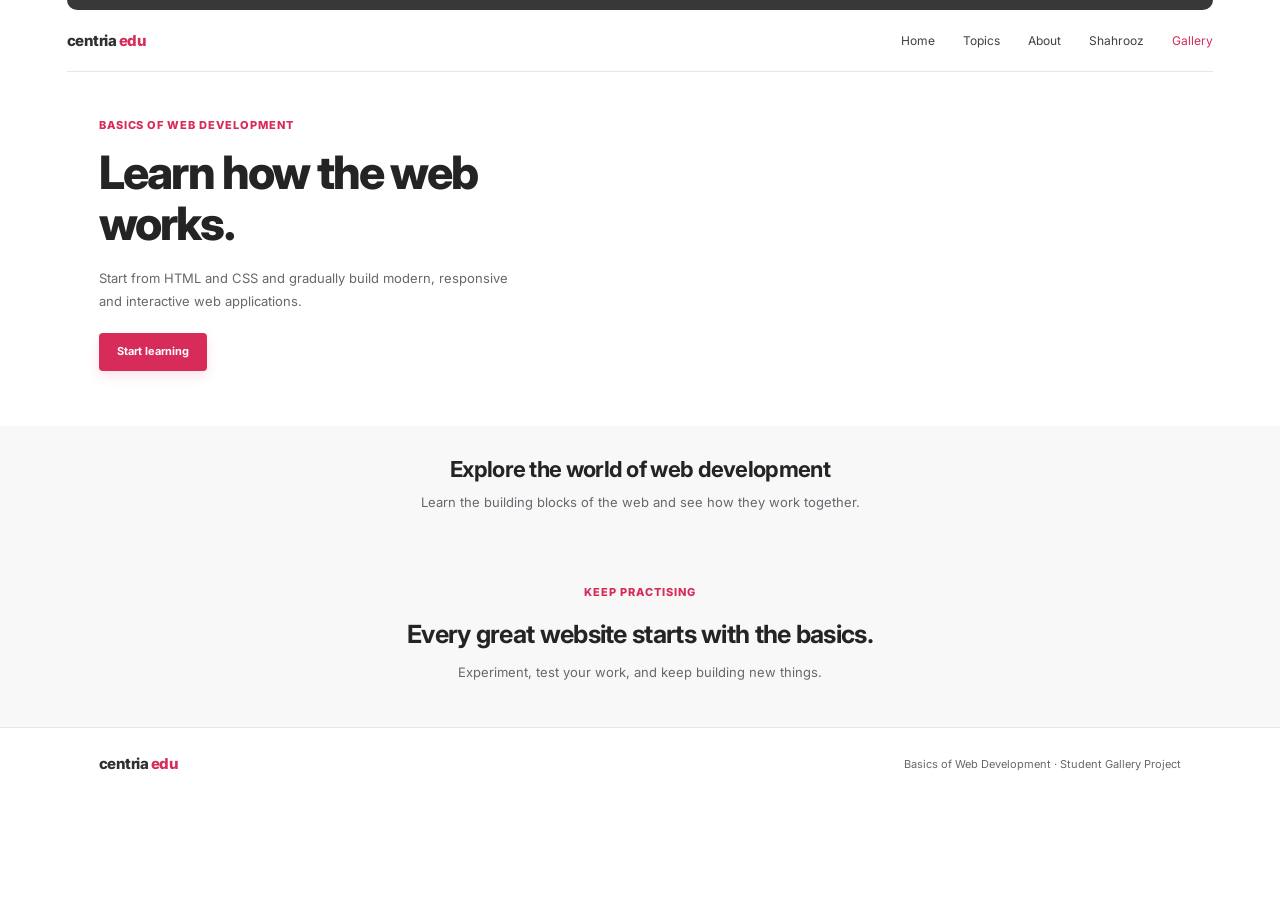
<file: index.html>
<!DOCTYPE html>
<html lang="en">
<head>
  <meta charset="UTF-8">
  <meta name="viewport" content="width=device-width, initial-scale=1.0">
  <title>Centria Edu | Basics of Web Development</title>
  <link rel="stylesheet" href="style.css">
  <link rel="icon" href="favicon.ico" type="image/x-icon">
</head>
<body>
  <div class="top-strip"></div>
  <header class="site-header">
    <a class="brand" href="#" aria-label="Centria Edu home">centria <span>edu</span></a>
    <nav aria-label="Main navigation">
      <a href="#home">Home</a>
      <a href="#topics">Topics</a>
      <a href="#about">About</a>
      <a href="#about">Shahrooz</a>
      <a class="active" href="gallery.html">Gallery</a>
    </nav>
  </header>

  <main>
    <section class="hero" id="home">
      <div class="hero-copy">
        <p class="eyebrow">BASICS OF WEB DEVELOPMENT</p>
        <h1>Learn how the web<br class="desktop-break"> works.</h1>
        <p class="intro">Start from HTML and CSS and gradually build modern, responsive<br class="wide-break">
          and interactive web applications.</p>
        <a class="cta" href="#topics">Start learning</a>
      </div>
    </section>

    <section class="intro-section" id="topics">
      <h2>Explore the world of web development</h2>
      <p>Learn the building blocks of the web and see how they work together.</p>
    </section>

    

    <section class="about" id="about">
      <p class="eyebrow">KEEP PRACTISING</p>
      <h2>Every great website starts with the basics.</h2>
      <p>Experiment, test your work, and keep building new things.</p>
    </section>
  </main>

  <footer>
    <a class="brand" href="#home">centria <span>edu</span></a>
    <p>Basics of Web Development · Student Gallery Project</p>
  </footer>
</body>
</html>
</file>
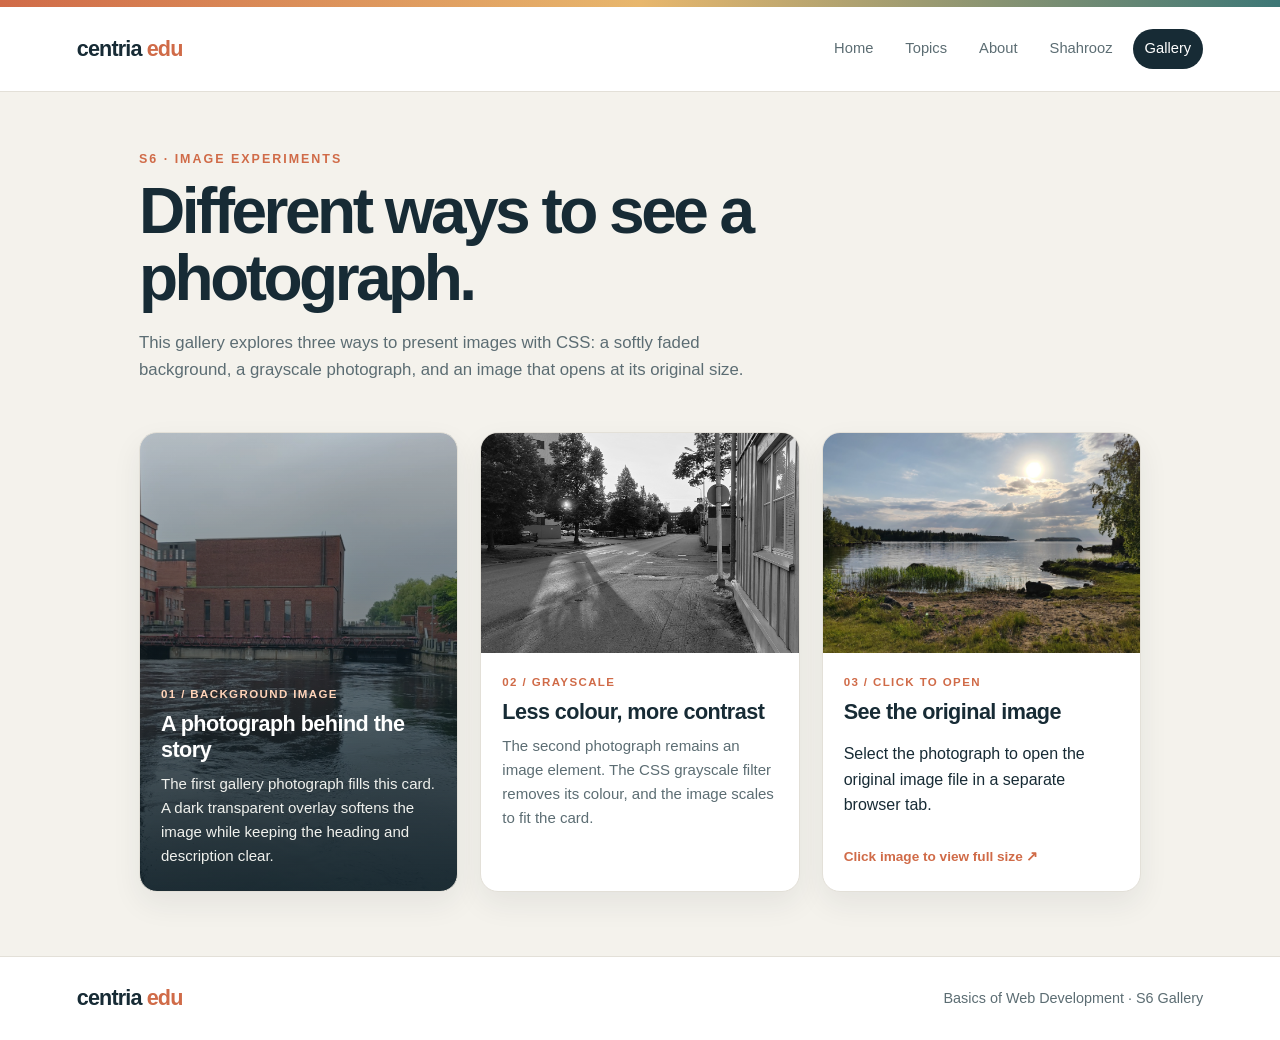
<file: gallery.html>
<!DOCTYPE html>
<html lang="en">
<head>
  <meta charset="UTF-8">
  <meta name="viewport" content="width=device-width, initial-scale=1.0">
  <title>Gallery | Centria Edu</title>
  <link rel="icon" href="favicon.ico" type="image/x-icon">
  <style>
    :root {
      --ink: #172b35;
      --muted: #5c6d73;
      --paper: #f4f2ec;
      --card: #ffffff;
      --accent: #d06b48;
      --line: #e3e0d8;
    }

    * { box-sizing: border-box; }

    body {
      margin: 0;
      background: var(--paper);
      color: var(--ink);
      font-family: Arial, Helvetica, sans-serif;
      line-height: 1.6;
    }

    .top-strip {
      height: 7px;
      background: linear-gradient(90deg, var(--accent), #e8b76d, #3d7776);
    }

    .site-header {
      display: flex;
      align-items: center;
      justify-content: space-between;
      gap: 24px;
      padding: 22px clamp(20px, 6vw, 84px);
      background: #fff;
      border-bottom: 1px solid var(--line);
    }

    .brand {
      color: var(--ink);
      font-size: 1.35rem;
      font-weight: 800;
      letter-spacing: -0.04em;
      text-decoration: none;
      white-space: nowrap;
    }

    .brand span { color: var(--accent); }

    nav {
      display: flex;
      flex-wrap: wrap;
      gap: 8px;
    }

    nav a {
      padding: 8px 12px;
      border-radius: 999px;
      color: var(--muted);
      font-size: 0.92rem;
      text-decoration: none;
    }

    nav a:hover, nav a:focus-visible {
      color: var(--ink);
      background: #f2e5dc;
      outline: none;
    }

    nav a.active {
      background: var(--ink);
      color: #fff;
    }

    .intro {
      max-width: 1050px;
      margin: 0 auto;
      padding: 58px 24px 30px;
    }

    .eyebrow {
      margin: 0 0 8px;
      color: var(--accent);
      font-size: 0.78rem;
      font-weight: 800;
      letter-spacing: 0.16em;
      text-transform: uppercase;
    }

    h1 {
      max-width: 700px;
      margin: 0;
      font-size: clamp(2.3rem, 5vw, 4.2rem);
      letter-spacing: -0.055em;
      line-height: 1.05;
    }

    .intro-copy {
      max-width: 610px;
      margin: 18px 0 0;
      color: var(--muted);
      font-size: 1.05rem;
    }

    .photo-gallery {
      display: grid;
      grid-template-columns: repeat(3, minmax(0, 1fr));
      gap: 22px;
      max-width: 1050px;
      margin: 0 auto;
      padding: 18px 24px 64px;
    }

    .photo-card {
      min-width: 0;
      overflow: hidden;
      border: 1px solid var(--line);
      border-radius: 18px;
      background: var(--card);
      box-shadow: 0 12px 30px rgba(23, 43, 53, 0.07);
    }

    .card-copy { padding: 20px 21px 23px; }

    .card-number {
      margin: 0 0 8px;
      color: var(--accent);
      font-size: 0.72rem;
      font-weight: 800;
      letter-spacing: 0.12em;
      text-transform: uppercase;
    }

    h2 {
      margin: 0 0 9px;
      font-size: 1.35rem;
      line-height: 1.2;
      letter-spacing: -0.025em;
    }

    .card-copy p:last-child {
      margin: 0;
      color: var(--muted);
      font-size: 0.94rem;
    }

    /* Card 1: the overlay fades only the background, not the text. */
    .background-photo {
      display: flex;
      min-height: 245px;
      align-items: flex-end;
      background:
        linear-gradient(180deg, rgba(18, 35, 43, 0.18), rgba(18, 35, 43, 0.88)),
        url("image/1.jpeg") center / cover no-repeat;
      color: #fff;
    }

    .background-photo .card-copy { padding-top: 105px; }
    .background-photo .card-number { color: #ffd4b9; }
    .background-photo .card-copy p:last-child { color: #f0f1ed; }

    .image-frame {
      height: 220px;
      overflow: hidden;
      background: #e6e3dc;
    }

    .image-frame img {
      display: block;
      width: 100%;
      height: 100%;
      object-fit: cover;
    }

    .grayscale-image { filter: grayscale(100%); }

    .clickable-image {
      display: block;
      cursor: zoom-in;
    }

    .clickable-image:focus-visible {
      outline: 4px solid var(--accent);
      outline-offset: -4px;
    }

    .click-hint {
      display: inline-block;
      margin-top: 12px;
      color: var(--accent);
      font-size: 0.85rem;
      font-weight: 700;
    }

    footer {
      display: flex;
      flex-wrap: wrap;
      align-items: center;
      justify-content: space-between;
      gap: 12px;
      padding: 24px clamp(20px, 6vw, 84px);
      border-top: 1px solid var(--line);
      background: #fff;
    }

    footer p {
      margin: 0;
      color: var(--muted);
      font-size: 0.9rem;
    }

    @media (max-width: 760px) {
      .site-header {
        align-items: flex-start;
        flex-direction: column;
        gap: 14px;
      }

      .photo-gallery {
        grid-template-columns: 1fr;
        max-width: 520px;
      }

      .intro { padding-top: 42px; }
      .image-frame { height: 250px; }
    }
  </style>
</head>
<body>
  <div class="top-strip" aria-hidden="true"></div>

  <header class="site-header">
    <a class="brand" href="index.html">centria <span>edu</span></a>
    <nav aria-label="Main navigation">
      <a href="index.html#home">Home</a>
      <a href="index.html#topics">Topics</a>
      <a href="index.html#about">About</a>
      <a href="index.html#about">Shahrooz</a>
      <a class="active" href="gallery.html" aria-current="page">Gallery</a>
    </nav>
  </header>

  <main>
    <section class="intro">
      <p class="eyebrow">S6 · Image experiments</p>
      <h1>Different ways to see a photograph.</h1>
      <p class="intro-copy">This gallery explores three ways to present images with CSS: a softly faded background, a grayscale photograph, and an image that opens at its original size.</p>
    </section>

    <section class="photo-gallery" aria-label="Image effects gallery">
      <article class="photo-card background-photo">
        <div class="card-copy">
          <p class="card-number">01 / Background image</p>
          <h2>A photograph behind the story</h2>
          <p>The first gallery photograph fills this card. A dark transparent overlay softens the image while keeping the heading and description clear.</p>
        </div>
      </article>

      <article class="photo-card">
        <div class="image-frame">
          <img class="grayscale-image" src="image/2.jpeg" alt="Second photograph in the gallery, displayed in black and white">
        </div>
        <div class="card-copy">
          <p class="card-number">02 / Grayscale</p>
          <h2>Less colour, more contrast</h2>
          <p>The second photograph remains an image element. The CSS grayscale filter removes its colour, and the image scales to fit the card.</p>
        </div>
      </article>

      <article class="photo-card">
        <a class="clickable-image" href="image/3.jpeg" target="_blank" rel="noopener" aria-label="Open the third gallery photograph at full size in a new tab">
          <div class="image-frame">
            <img src="image/3.jpeg" alt="Third photograph in the gallery; select it to open the original image">
          </div>
        </a>
        <div class="card-copy">
          <p class="card-number">03 / Click to open</p>
          <h2>See the original image</h2>
          <p>Select the photograph to open the original image file in a separate browser tab.</p>
          <span class="click-hint">Click image to view full size ↗</span>
        </div>
      </article>
    </section>
  </main>

  <footer>
    <a class="brand" href="index.html">centria <span>edu</span></a>
    <p>Basics of Web Development · S6 Gallery</p>
  </footer>
</body>
</html>
</file>
<file: style.css>
@import url('https://fonts.googleapis.com/css2?family=Inter:wght@400;500;600;700;800&display=swap');

:root {
  --pink: #d72b59;
  --ink: #242424;
  --muted: #66686d;
  --line: #e7e7e7;
  --soft: #f8f8f9;
}

* { box-sizing: border-box; }
html { scroll-behavior: smooth; }
body {
  margin: 0;
  color: var(--ink);
  background: #fff;
  font-family: Inter, Arial, sans-serif;
  line-height: 1.6;
}
.top-strip {
  height: 10px;
  margin: 0 5.2%;
  background: #383838;
  border-radius: 0 0 10px 10px;
}
.site-header {
  min-height: 62px;
  margin: 0 5.2%;
  display: flex;
  align-items: center;
  justify-content: space-between;
  border-bottom: 1px solid var(--line);
}
.brand {
  text-decoration: none;
  color: #303030;
  font-size: 15px;
  font-weight: 800;
  letter-spacing: -.5px;
}
.brand span { color: var(--pink); }
nav { display: flex; align-items: center; gap: 28px; }
nav a {
  color: #414141;
  font-size: 12px;
  text-decoration: none;
  padding: 9px 0;
  transition: color .2s ease;
}
nav a:hover, nav a.active { color: var(--pink); }
.hero {
  min-height: 345px;
  display: flex;
  align-items: center;
  padding: 45px 7.7% 55px;
}
.hero-copy { max-width: 660px; }
.eyebrow {
  margin: 0 0 12px;
  color: var(--pink);
  font-size: 11px;
  font-weight: 800;
  letter-spacing: .09em;
}
h1 {
  margin: 0;
  font-size: clamp(34px, 4.5vw, 46px);
  line-height: 1.12;
  letter-spacing: -1.8px;
  font-weight: 800;
}
.intro {
  margin: 17px 0 20px;
  color: var(--muted);
  font-size: 13px;
  line-height: 1.8;
}
.cta {
  display: inline-block;
  padding: 10px 18px;
  border-radius: 4px;
  background: var(--pink);
  color: white;
  text-decoration: none;
  font-size: 11px;
  font-weight: 700;
  box-shadow: 0 5px 12px #d72b5922;
}
.cta:hover { background: #b91f49; }
.intro-section {
  padding: 26px 5.2%;
  background: var(--soft);
  text-align: center;
}
.intro-section h2 { margin: 0 0 5px; font-size: 22px; }
.intro-section p { margin: 0; color: var(--muted); font-size: 13px; }
.gallery { padding: 64px 7.7% 76px; }
.section-heading {
  display: flex;
  align-items: end;
  justify-content: space-between;
  gap: 20px;
  margin-bottom: 24px;
}
.section-heading .eyebrow { margin-bottom: 4px; }
h2 { letter-spacing: -.7px; }
.section-heading h2 { margin: 0; font-size: 30px; }
.section-heading > p { color: var(--muted); font-size: 12px; }
.cards { display: grid; grid-template-columns: repeat(3, minmax(0, 1fr)); gap: 22px; }
.gallery-card {
  overflow: hidden;
  border: 1px solid #e9e9e9;
  border-radius: 8px;
  background: #fff;
  box-shadow: 0 8px 25px #00000008;
  transition: transform .2s ease, box-shadow .2s ease;
}
.gallery-card:hover { transform: translateY(-4px); box-shadow: 0 13px 30px #00000012; }
.art {
  height: 175px;
  display: flex;
  align-items: center;
  justify-content: center;
  position: relative;
  overflow: hidden;
}
.art-html { background: #fff0f3; }
.code-mark { font-size: 63px; color: #d72b59; font-weight: 800; letter-spacing: -7px; }
.art-css { background: #f1f0ff; }
.css-shape { color: #6555cb; font-size: 88px; line-height: 1; }
.art-web { background: #eaf8f6; }
.screen {
  position: absolute;
  display: block;
  border: 5px solid #087f78;
  border-radius: 7px;
  background: #fff;
  box-shadow: 0 8px 18px #0c76651a;
}
.screen-one { width: 120px; height: 80px; transform: translate(-8px, -3px); }
.screen-one::before, .screen-two::before {
  content: "";
  display: block;
  height: 7px;
  margin: 10px;
  border-radius: 3px;
  background: #a4dfd7;
}
.screen-two { width: 49px; height: 69px; transform: translate(57px, 20px); border-color: #d72b59; }
.art-label {
  position: absolute;
  right: 13px;
  bottom: 12px;
  font-size: 9px;
  font-weight: 800;
  letter-spacing: .12em;
  color: #555;
}
.card-content { padding: 21px 21px 24px; }
.card-number { margin: 0 0 7px; color: var(--pink); font-size: 10px; font-weight: 800; letter-spacing: .08em; }
.card-content h3 { margin: 0 0 8px; font-size: 18px; letter-spacing: -.4px; }
.card-content > p:last-child { margin: 0; color: var(--muted); font-size: 12px; line-height: 1.8; }
.about {
  padding: 45px 20px;
  text-align: center;
  background: var(--soft);
}
.about h2 { margin: 0 auto 8px; font-size: 25px; }
.about > p:last-child { margin: 0; color: var(--muted); font-size: 13px; }
footer {
  padding: 24px 7.7%;
  display: flex;
  justify-content: space-between;
  align-items: center;
  gap: 15px;
  border-top: 1px solid var(--line);
}
footer p { margin: 0; color: var(--muted); font-size: 11px; }

@media (max-width: 720px) {
  .site-header { margin: 0 5%; }
  nav { gap: 14px; }
  .hero { min-height: 320px; padding: 42px 7%; }
  .wide-break { display: none; }
  .gallery { padding: 48px 6%; }
  .cards { grid-template-columns: 1fr; }
  .art { height: 190px; }
  .section-heading { align-items: start; flex-direction: column; gap: 4px; }
}
@media (max-width: 420px) {
  .site-header { align-items: flex-start; flex-direction: column; padding: 14px 0 9px; gap: 6px; }
  nav { width: 100%; justify-content: space-between; gap: 8px; }
  h1 { font-size: 34px; }
  footer { align-items: flex-start; flex-direction: column; }
}
@media (prefers-reduced-motion: reduce) {
  html { scroll-behavior: auto; }
  *, *::before, *::after { transition: none !important; }
}


.photo-gallery {
  max-width: 1200px;
  margin: 50px auto;
  padding: 0 25px;
  display: grid;
  grid-template-columns: repeat(3, 1fr);
  gap: 22px;
}

.photo-gallery img {
  width: 100%;
  height: 250px;
  object-fit: cover;
  border-radius: 12px;
  display: block;
  transition: transform 0.3s ease;
}

.photo-gallery img:hover {
  transform: scale(1.03);
}

@media (max-width: 768px) {
  .photo-gallery {
    grid-template-columns: repeat(2, 1fr);
  }
}

@media (max-width: 480px) {
  .photo-gallery {
    grid-template-columns: 1fr;
  }
}
</file>
